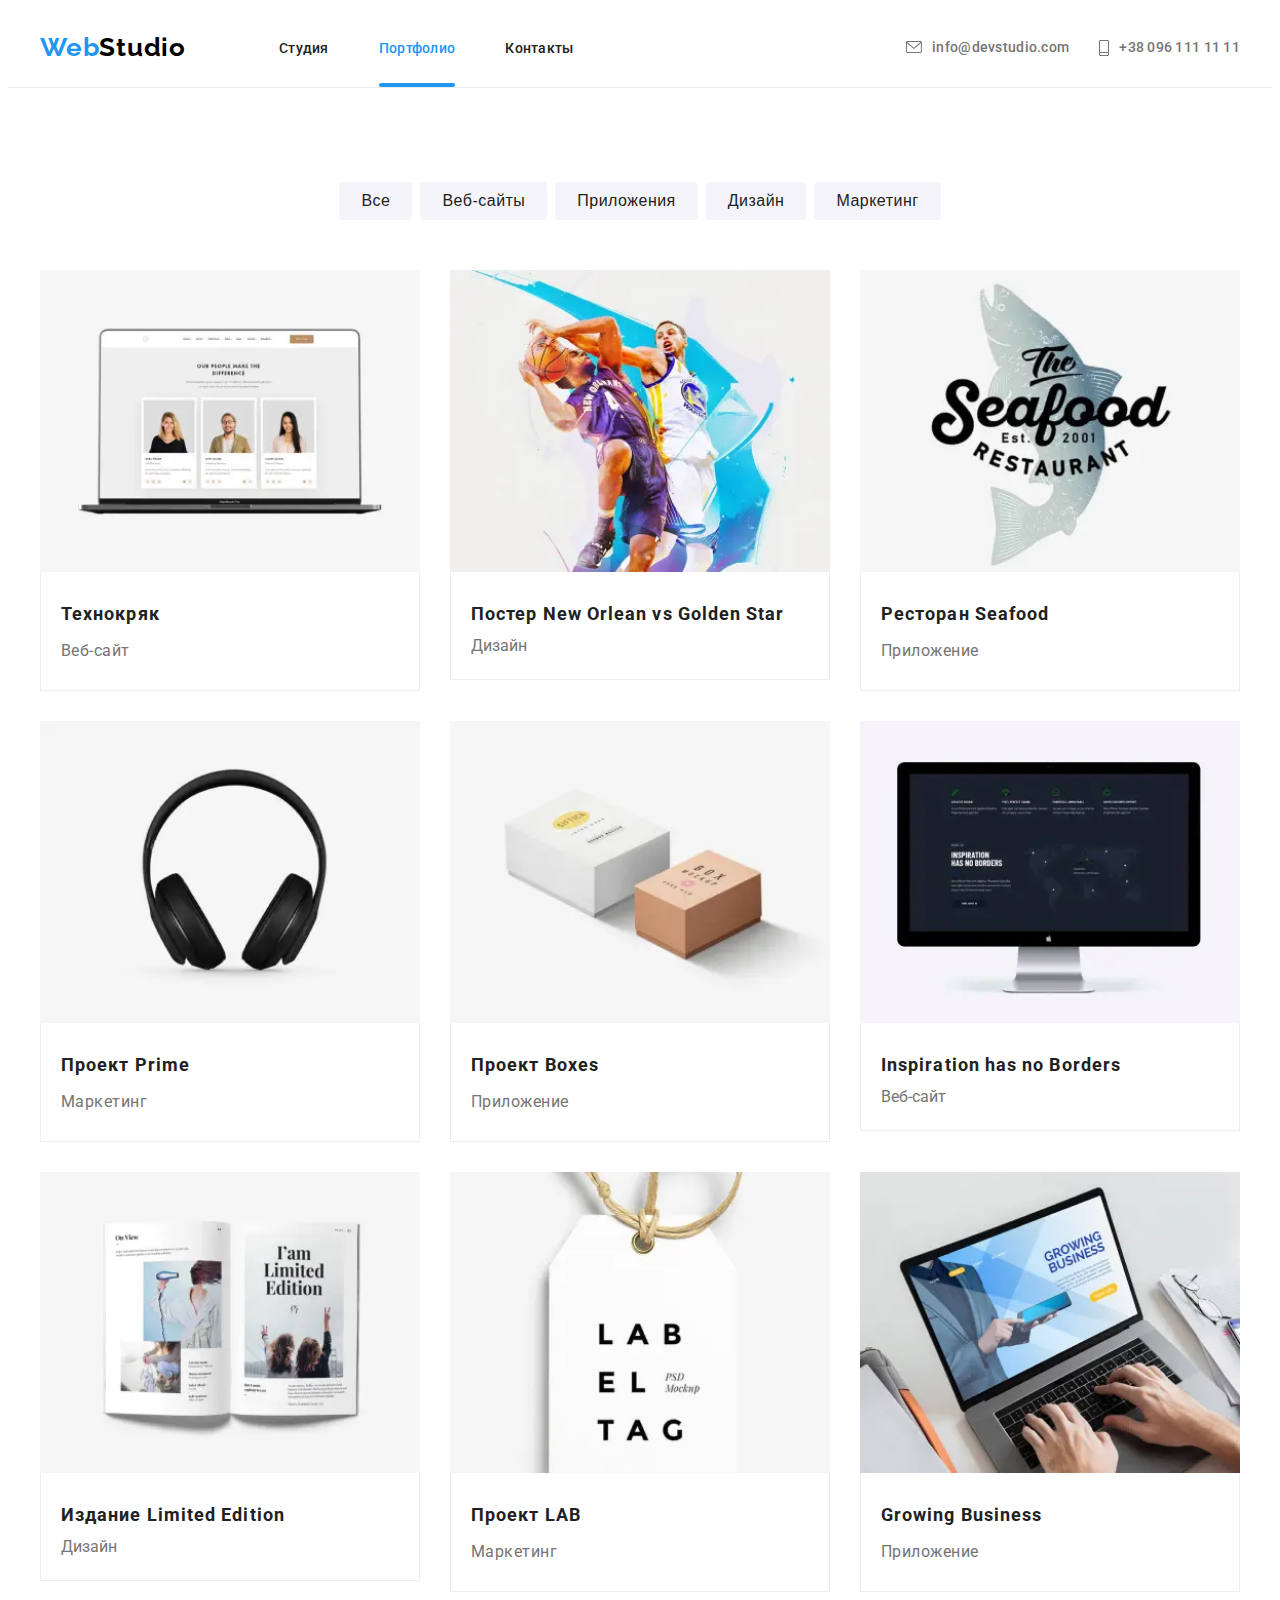
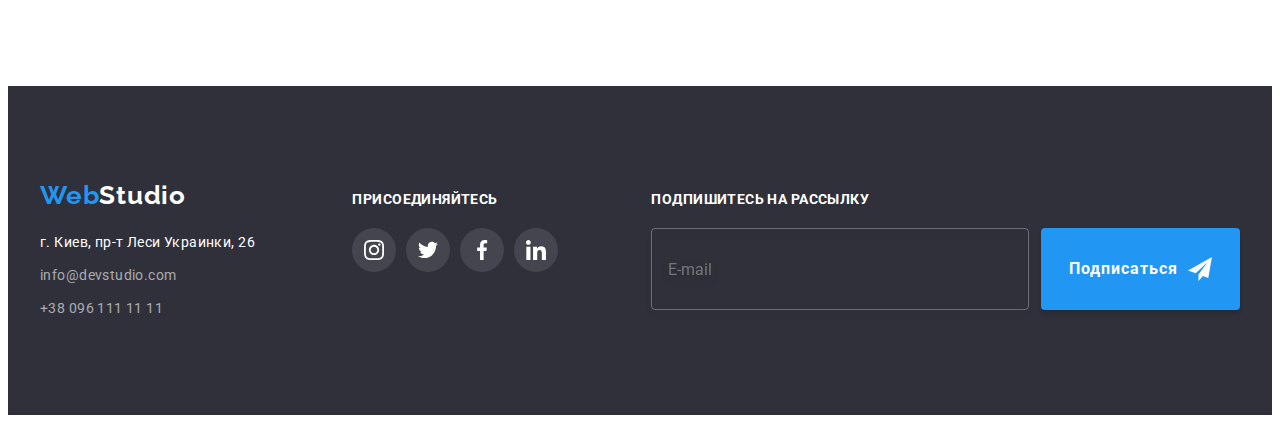
<file: portfolio.html>
<!DOCTYPE html>
<html lang="ru">
  <head>
    <meta charset="UTF-8" />
    <meta http-equiv="X-UA-Compatible" content="IE=edge" />
    <meta name="viewport" content="width=device-width, initial-scale=1.0" />
    <title>Портфолио</title>
    <link
      rel="stylesheet"
      href="https://cdnjs.cloudflare.com/ajax/libs/modern-normalize/1.1.0/modern-normalize.min.css"
      integrity="sha512-wpPYUAdjBVSE4KJnH1VR1HeZfpl1ub8YT/NKx4PuQ5NmX2tKuGu6U/JRp5y+Y8XG2tV+wKQpNHVUX03MfMFn9Q=="
      crossorigin="anonymous"
      referrerpolicy="no-referrer"
    />
    <link rel="preconnect" href="https://fonts.googleapis.com" />
    <link rel="preconnect" href="https://fonts.gstatic.com" crossorigin />
    <link
      href="https://fonts.googleapis.com/css2?family=Raleway:wght@700&family=Roboto:wght@400;500;700;900&display=swap"
      rel="stylesheet"
    />
    <link rel="stylesheet" href="./css/main.min.css">
  </head>
  <body>
  </head>
  <body>
    <header class="page-header">
      <div class="container page-header__container">
        <nav class="navigation">
        <a class="logo page-header__logo link" href="" lang="en"
          >Web<span class="logo__black">Studio</span></a
        >
        <ul class="menu list">
          <li class="menu__item">
            <a class="menu__link link" href="./index.html">Студия</a>
          </li>
          <li class="menu__item">
            <a class="menu__link link menu__link_active" href="">Портфолио</a>
          </li>
          <li class="menu__item">
            <a class="menu__link link" href="">Контакты</a>
          </li>
        </ul>
        </nav>
        <button type="button" class="mobile-menu-open-btn" data-menu-open>
           <svg class="mobile-menu-open-btn__icon" width="40" height="40">
            <use href="./images/symbol-defs.svg#burger"></use>
          </svg>
        </button>
      <ul class="contacts list">
        <li class="contacts__item">
          <a class="contacts__link link" href="mailto:info@devstudio.com"
            ><svg class="contacts__icon" width="16" height="12"><use href="./images/symbol-defs.svg#mail"></use></svg>
            info@devstudio.com
            </a
          >
        </li>
        <li class="contacts__item">
          <a class="contacts__link link" href="tel:+380961111111"
            ><svg class="contacts__icon contacts__icon_scale" width="10" height="16"><use href="./images/symbol-defs.svg#phone"></use></svg>
            +38 096 111 11 11
            </a
          >
        </li>
      </ul>
    </div>
      <div class="mobile-menu" data-menu>
        <div class="container mobile-menu__container">
          <button type="button" class="mobile-menu__close-btn" data-menu-close>
            <svg width="40" height="40" class="mobile-menu__svg">
              <use href="./images/symbol-defs.svg#close40"></use>
            </svg>
          </button>
          <ul class="mobile-menu__list list">
            <li class="mobile-menu__item">
               <a class="mobile-menu__link link" href="./index.html">
                Студия
              </a> 
            </li>
            <li class="mobile-menu__item">
               <a class="mobile-menu__link mobile-menu__link_active link" href="./portfolio.html">
                Портфолио
              </a>
            </li>
            <li class="mobile-menu__item">
              <a class="mobile-menu__link link" href="">
                Контакты
              </a>
            </li>
          </ul>
          <ul class="conacts-list">
            <li class="contacts-list__item list">
              <a class="contacts-list__tel link" href="tel:+38 0961111111">+38 096 111 11 11</a></li>
            <li class="contacts-list__item list">
              <a class="contacts-list__mail link" href="maito:info@devstudio.com">info@devstudio.com</a></li>
          </ul>
          <ul class="social-list">
            <li class="social-list__item list">
              <a class="social-list__link  link" href="">
                Instagram&nbsp;&nbsp;<span class="social-list__link_line">|</span>
              </a>
            </li>
            <li class="social-list__item list">
              <a class="social-list__link link" href="">
                Twitter&nbsp;&nbsp;<span class="social-list__link_line">|</span>
              </a>
            </li>
            <li class="social-list__item list">
              <a class="social-list__link link" href="">
                Facebook&nbsp;&nbsp;<span class="social-list__link_line">|</span>
              </a>
            </li>
            <li class="social-list__item list">
              <a class="social-list__link link" href="">
                LinkedIn
              </a>
            </li>
          </ul>
      </div>
      </div>
    </header>
    <main class="body">
      <section class="section">
        <div class="container">
          <h1 class="section__title visually-hidden">Наши работы</h1>
          <ul class="buttons list">
            <li class="buttons__item">
              <button class="buttons__content" type="button">Все</button>
            </li>
            <li class="buttons__item">
              <button class="buttons__content" type="button">Веб-сайты</button>
            </li>
            <li class="buttons__item">
              <button class="buttons__content" type="button">Приложения</button>
            </li>
            <li class="buttons__item">
              <button class="buttons__content" type="button">Дизайн</button>
            </li>
            <li class="buttons__item">
              <button class="buttons__content" type="button">Маркетинг</button>
            </li>
          </ul>
          <ul class="products-list list">
            <li class="products-list__item ">
              <a class="produkts-list__link link" href=""> 
                <div class="produkts-list__box">
                  <picture>
                    <source srcset="./images/project1-desktop.webp 1x, ./images/project1-desktop@2x.webp 2x" media="(min-width: 1200px)" type="image/webp">
                    <source srcset="./images/project1-desktop.jpg 1x, ./images/project1-desktop@2x.jpg 2x" media="(min-width: 1200px)">
                    <source srcset="./images/project1-tablet.webp 1x, ./images/project1-tablet@2x.webp 2x" media="(min-width: 768px)" type="image/webp">
                    <source srcset="./images/project1-tablet.jpg 1x, ./images/project1-tablet@2x.jpg 2x" media="(min-width: 768px)">
                    <source srcset="./images/project1-mobile.webp 1x, ./images/project1-mobile@2x.webp 2x " media="(min-width: 320px)" type="image/webp">
                    <source srcset="./images/project1-mobile.jpg 1x, ./images/project1-mobile@2x.jpg 2x " media="(min-width: 320px)">
                    <img class="product-list__pic"
                    src="./images/project1-mobile.jpg"
                    alt="ноутбук с изображением веб-сайта"
                  />
                  </picture>
                <div class="products-list__overlay">
                  <p class="products-list__description">
                    Ресурс предлагает комплексные предложения с 
                    разным уровнем функционала и сервисов. Все это позволит 
                    посетителю получить исчерпывающие сведения о компании или 
                    частном лице.
                  </p>
                </div>
                </div>
               
                <div class="products-list__box-below">
                  <h2 class="products-list__title">Технокряк</h2>
                  <p class="products-list__text">Веб-сайт</p>
                </div>
              </a>
            </li>
            <li class="products-list__item">
              <a class="produkts-list__link link" href="">
                <div class="produkts-list__box">
                  <picture>
                    <source srcset="./images/project2-desktop.webp 1x, ./images/project2-desktop@2x.webp 2x" media="(min-width: 1200px)" type="image/webp">
                    <source srcset="./images/project2-desktop.jpg 1x, ./images/project2-desktop@2x.jpg 2x" media="(min-width: 1200px)">
                    <source srcset="./images/project2-tablet.webp 1x, ./images/project2-tablet@2x.webp 2x" media="(min-width: 768px)" type="image/webp">
                    <source srcset="./images/project2-tablet.jpg 1x, ./images/project2-tablet@2x.jpg 2x" media="(min-width: 768px)">
                    <source srcset="./images/project2-mobile.webp 1x, ./images/project2-mobile@2x.webp 2x " media="(min-width: 320px)" type="image/webp">
                    <source srcset="./images/project2-mobile.jpg 1x, ./images/project2-mobile@2x.jpg 2x " media="(min-width: 320px)">
                    <img class="product-list__pic"
                    src="./images/project2-mobile.jpg"
                    alt="два баскетболиста с мячем"
                  />
                  </picture>
                  <div  class="products-list__overlay" >
                    <p  class="products-list__description">
                      Ресурс предлагает комплексные предложения с 
                    разным уровнем функционала и сервисов. Все это позволит 
                    посетителю получить исчерпывающие сведения о компании или 
                    частном лице.
                    </p>
                  </div>
                </div>
                <div class="products-list__box-below">
                  <h2 class="products-list__title">
                    Постер New Orlean vs Golden Star
                  </h2>
                  <p class="product-list-item-text">Дизайн</p>
                </div>
              </a>
            </li>
            <li class="products-list__item">
              <a class="produkts-list__link link" href="">
                <div class="produkts-list__box">
                  <picture>
                    <source srcset="./images/project3-desktop.webp 1x, ./images/project3-desktop@2x.webp 2x" media="(min-width: 1200px)" type="image/webp">
                    <source srcset="./images/project3-desktop.jpg 1x, ./images/project3-desktop@2x.jpg 2x" media="(min-width: 1200px)">
                    <source srcset="./images/project3-tablet.webp 1x, ./images/project3-tablet@2x.webp 2x" media="(min-width: 768px)" type="image/webp">
                    <source srcset="./images/project3-tablet.jpg 1x, ./images/project3-tablet@2x.jpg 2x" media="(min-width: 768px)">
                    <source srcset="./images/project3-mobile.webp 1x, ./images/project3-mobile@2x.webp 2x " media="(min-width: 320px)" type="image/webp">
                    <source srcset="./images/project3-mobile.jpg 1x, ./images/project3-mobile@2x.jpg 2x " media="(min-width: 320px)">
                    <img class="product-list__pic"
                    src="./images/project3-mobile.jpg"
                    alt="логотип ресторана Seafood"
                  />
                  </picture>
                  <div  class="products-list__overlay" >
                    <p  class="products-list__description">
                      Ресурс предлагает комплексные предложения с 
                    разным уровнем функционала и сервисов. Все это позволит 
                    посетителю получить исчерпывающие сведения о компании или 
                    частном лице.
                    </p>
                  </div>
                </div>
                <div class="products-list__box-below">
                  <h2 class="products-list__title">Ресторан Seafood</h2>
                  <p class="products-list__text">Приложение</p>
                </div>
              </a>
            </li>
            <li class="products-list__item">
              <a class="produkts-list__link link" href="">
                <div class="produkts-list__box">
                  <picture>
                    <source srcset="./images/project4-desktop.webp 1x, ./images/project4-desktop@2x.webp 2x" media="(min-width: 1200px)" type="image/webp">
                    <source srcset="./images/project4-desktop.jpg 1x, ./images/project4-desktop@2x.jpg 2x" media="(min-width: 1200px)">
                    <source srcset="./images/project4-tablet.webp 1x, ./images/project4-tablet@2x.webp 2x" media="(min-width: 768px)" type="image/webp">
                    <source srcset="./images/project4-tablet.jpg 1x, ./images/project4-tablet@2x.jpg 2x" media="(min-width: 768px)">
                    <source srcset="./images/project4-mobile.webp 1x, ./images/project4-mobile@2x.webp 2x " media="(min-width: 320px)" type="image/webp">
                    <source srcset="./images/project4-mobile.jpg 1x, ./images/project4-mobile@2x.jpg 2x " media="(min-width: 320px)">
                    <img class="product-list__pic"
                    src="./images/project4-mobile.jpg"
                    alt="наушники"
                  />
                  </picture>
                  <div  class="products-list__overlay" >
                    <p  class="products-list__description">
                      Ресурс предлагает комплексные предложения с 
                    разным уровнем функционала и сервисов. Все это позволит 
                    посетителю получить исчерпывающие сведения о компании или 
                    частном лице.
                    </p>
                  </div>
                </div>
                <div class="products-list__box-below">
                  <h2 class="products-list__title">Проект Prime</h2>
                  <p class="products-list__text">Маркетинг</p>
                </div>
              </a>
            </li>
            <li class="products-list__item">
              <a class="produkts-list__link link" href="">
                <div class="produkts-list__box">
                  <picture>
                    <source srcset="./images/project5-desktop.webp 1x, ./images/project5-desktop@2x.webp 2x" media="(min-width: 1200px)" type="image/webp">
                    <source srcset="./images/project5-desktop.jpg 1x, ./images/project5-desktop@2x.jpg 2x" media="(min-width: 1200px)">
                    <source srcset="./images/project5-tablet.webp 1x, ./images/project5-tablet@2x.webp 2x" media="(min-width: 768px)" type="image/webp">
                    <source srcset="./images/project5-tablet.jpg 1x, ./images/project5-tablet@2x.jpg 2x" media="(min-width: 768px)">
                    <source srcset="./images/project5-mobile.webp 1x, ./images/project5-mobile@2x.webp 2x " media="(min-width: 320px)" type="image/webp">
                    <source srcset="./images/project5-mobile.jpg 1x, ./images/project5-mobile@2x.jpg 2x " media="(min-width: 320px)">
                    <img class="product-list__pic"
                    src="./images/project5-mobile.jpg"
                    alt="две коробки с надписями"
                  />
                  </picture>
                  <div  class="products-list__overlay" >
                    <p  class="products-list__description">
                      Ресурс предлагает комплексные предложения с 
                    разным уровнем функционала и сервисов. Все это позволит 
                    посетителю получить исчерпывающие сведения о компании или 
                    частном лице.
                    </p>
                  </div>
                </div>
                
                <div class="products-list__box-below">
                  <h2 class="products-list__title">Проект Boxes</h2>
                  <p class="products-list__text">Приложение</p>
                </div>
              </a>
            </li>
            <li class="products-list__item">
              <a class="produkts-list__link link" href="">
                <div class="produkts-list__box">
                  <picture>
                    <source srcset="./images/project6-desktop.webp 1x, ./images/project6-desktop@2x.webp 2x" media="(min-width: 1200px)" type="image/webp">
                    <source srcset="./images/project6-desktop.jpg 1x, ./images/project6-desktop@2x.jpg 2x" media="(min-width: 1200px)">
                    <source srcset="./images/project6-tablet.webp 1x, ./images/project6-tablet@2x.webp 2x" media="(min-width: 768px)" type="image/webp">
                    <source srcset="./images/project6-tablet.jpg 1x, ./images/project6-tablet@2x.jpg 2x" media="(min-width: 768px)">
                    <source srcset="./images/project6-mobile.webp 1x, ./images/project6-mobile@2x.webp 2x " media="(min-width: 320px)" type="image/webp">
                    <source srcset="./images/project6-mobile.jpg 1x, ./images/project6-mobile@2x.jpg 2x " media="(min-width: 320px)">
                    <img class="product-list__pic"
                    src="./images/project6-mobile.jpg"
                    alt="монитор с изображением веб-сайта"
                  />
                  </picture>
                  <div  class="products-list__overlay" >
                    <p  class="products-list__description">
                      Ресурс предлагает комплексные предложения с 
                    разным уровнем функционала и сервисов. Все это позволит 
                    посетителю получить исчерпывающие сведения о компании или 
                    частном лице.
                    </p>
                  </div>
                </div>
                <div class="products-list__box-below">
                  <h2 class="products-list__title">
                    Inspiration has no Borders
                  </h2>
                  <p class="product-list-item-text">Веб-сайт</p>
                </div>
              </a>
            </li>
            <li class="products-list__item">
              <a class="produkts-list__link link" href="">
                <div class="produkts-list__box">
                  <picture>
                    <source srcset="./images/project7-desktop.webp 1x, ./images/project7-desktop@2x.webp 2x" media="(min-width: 1200px)" type="image/webp">
                    <source srcset="./images/project7-desktop.jpg 1x, ./images/project7-desktop@2x.jpg 2x" media="(min-width: 1200px)">
                    <source srcset="./images/project7-tablet.webp 1x, ./images/project7-tablet@2x.webp 2x" media="(min-width: 768px)" type="image/webp">
                    <source srcset="./images/project7-tablet.jpg 1x, ./images/project7-tablet@2x.jpg 2x" media="(min-width: 768px)">
                    <source srcset="./images/project7-mobile.webp 1x, ./images/project7-mobile@2x.webp 2x " media="(min-width: 320px)" type="image/webp">
                    <source srcset="./images/project7-mobile.jpg 1x, ./images/project7-mobile@2x.jpg 2x " media="(min-width: 320px)">
                    <img class="product-list__pic"
                    src="./images/project7-mobile.jpg"
                    alt="открытая книга"
                  />
                  </picture>
                  <div  class="products-list__overlay" >
                    <p  class="products-list__description">
                      Ресурс предлагает комплексные предложения с 
                    разным уровнем функционала и сервисов. Все это позволит 
                    посетителю получить исчерпывающие сведения о компании или 
                    частном лице.
                    </p>
                  </div>
                </div>
              
                <div class="products-list__box-below">
                  <h2 class="products-list__title">
                    Издание Limited Edition
                  </h2>
                  <p class="product-list-item-text">Дизайн</p>
                </div>
              </a>
            </li>
            <li class="products-list__item">
              <a class="produkts-list__link link" href="">
                <div class="produkts-list__box">
                  <picture>
                    <source srcset="./images/project8-desktop.webp 1x, ./images/project8-desktop@2x.webp 2x" media="(min-width: 1200px)" type="image/webp">
                    <source srcset="./images/project8-desktop.jpg 1x, ./images/project8-desktop@2x.jpg 2x" media="(min-width: 1200px)">
                    <source srcset="./images/project8-tablet.webp 1x, ./images/project8-tablet@2x.webp 2x" media="(min-width: 768px)" type="image/webp">
                    <source srcset="./images/project8-tablet.jpg 1x, ./images/project8-tablet@2x.jpg 2x" media="(min-width: 768px)">
                    <source srcset="./images/project8-mobile.webp 1x, ./images/project8-mobile@2x.webp 2x " media="(min-width: 320px)" type="image/webp">
                    <source srcset="./images/project8-mobile.jpg 1x, ./images/project8-mobile@2x.jpg 2x " media="(min-width: 320px)">
                    <img class="product-list__pic"
                    src="./images/project8-mobile.jpg"
                    alt="лейба с надпиью"
                  />
                  </picture>
                  <div  class="products-list__overlay" >
                    <p  class="products-list__description">
                      Ресурс предлагает комплексные предложения с 
                    разным уровнем функционала и сервисов. Все это позволит 
                    посетителю получить исчерпывающие сведения о компании или 
                    частном лице.
                    </p>
                  </div>
                </div>
                <div class="products-list__box-below">
                  <h2 class="products-list__title">Проект LAB</h2>
                  <p class="products-list__text">Маркетинг</p>
                </div>
              </a>
            </li>
            <li class="products-list__item">
              <a class="produkts-list__link link" href="">
                <div class="produkts-list__box">
                  <picture>
                    <source srcset="./images/project9-desktop.webp 1x, ./images/project9-desktop@2x.webp 2x" media="(min-width: 1200px)" type="image/webp">
                    <source srcset="./images/project9-desktop.jpg 1x, ./images/project9-desktop@2x.jpg 2x" media="(min-width: 1200px)">
                    <source srcset="./images/project9-tablet.webp 1x, ./images/project9-tablet@2x.webp 2x" media="(min-width: 768px)" type="image/webp">
                    <source srcset="./images/project9-tablet.jpg 1x, ./images/project9-tablet@2x.jpg 2x" media="(min-width: 768px)">
                    <source srcset="./images/project9-mobile.webp 1x, ./images/project9-mobile@2x.webp 2x " media="(min-width: 320px)" type="image/webp">
                    <source srcset="./images/project9-mobile.jpg 1x, ./images/project9-mobile@2x.jpg 2x " media="(min-width: 320px)">
                    <img class="product-list__pic"
                    src="./images/project9-mobile.jpg"
                    alt="ноутбук с изображением веб-сайта"
                  />
                  </picture>
                  <div  class="products-list__overlay" >
                    <p  class="products-list__description">
                      Ресурс предлагает комплексные предложения с 
                    разным уровнем функционала и сервисов. Все это позволит 
                    посетителю получить исчерпывающие сведения о компании или 
                    частном лице.
                    </p>
                  </div>
                </div>
                <div class="products-list__box-below">
                  <h2 class="products-list__title">Growing Business</h2>
                  <p class="products-list__text">Приложение</p>
                </div>
              </a>
            </li>
          </ul>
        </div>
      </section>
    </main>
    <footer class="footer section">
      <div class="container footer-content">
        <div class="address-content">
          <a class="logo footer__logo link" href="" lang="en"
          >Web<span class="logo__white">Studio</span></a
        >
        <address>
          <ul class="contact-list list">
            <li class="contact-list__item">
              <a class="contact-list__link contact-list__link_color_white link" href=""
                >г. Киев, пр-т Леси Украинки, 26</a
              >
            </li>
            <li class="contact-list__item">
              <a class="contact-list__link link" href="mailto:info@devstudio.com"
                >info@devstudio.com</a
              >
            </li>
            <li class="contact-list__item">
              <a class="contact-list__link link" href="tel:+380961111111"
                >+38 096 111 11 11</a
              >
            </li>
          </ul>
        </address>
      </div>
     
      <div class="join">
        <p class="join__title">присоединяйтесь</p>
        <ul class="join-list">
          <li class="join-list__item list">
            <a class="join-list__link" href="">
              <svg width="20" height="20" class="join-list__logo"><use href="./images/symbol-defs.svg#instagram"></use></svg>
            </a>
          </li>
          <li class="join-list__item list">
            <a class="join-list__link" href="">
              <svg width="20" height="20" class="join-list__logo"><use href="./images/symbol-defs.svg#twitter"></use></svg>
            </a>
          </li>
          <li class="join-list__item list">
            <a class="join-list__link" href="">
              <svg  width="20" height="20" class="join-list__logo"><use href="./images/symbol-defs.svg#facebook"></use></svg>
            </a>
          </li>
          <li class="join-list__item list">
            <a class="join-list__link" href="">
              <svg  width="20" height="20" class="join-list__logo"><use href="./images/symbol-defs.svg#linkedin"></use></svg>
            </a>
          </li>
        </ul>
      </div>
      <div class="spam">
        <p class="spam__title">Подпишитесь на рассылку</p>
        <form class="spam__form">
          <input type="email" name="user-email" placeholder="E-mail" class="spam__input">
          <button type="submit" class="spam__button">Подписаться<svg class="spam__svg" width="24" height="24"><use href="./images/symbol-defs.svg#airplane"></use></svg>
          </button>
        </form>

      </div>
      </div>
      
    </footer>
    <script src="./js/menu.js"></script>
  </body>
</html>
</file>
<file: css/main.min.css>
:root{--primary-font: "Roboto", sans-serif;--secondary-font: "Raleway";--accent-color: #2196F3;--secondary-color: #212121;--logo-color:#AFB1B8;--text-color:#757575}.visually-hidden{position:absolute;width:1px;height:1px;margin:-1px;border:0;padding:0;white-space:nowrap;clip-path:inset(100%);clip:rect(0 0 0 0);overflow:hidden}.section__title{font-weight:700;font-size:36px;line-height:1.16;text-align:center;letter-spacing:.03em;color:var(--secondary-color);margin-bottom:50px}h1,h2,h3,p{margin-top:0;margin-bottom:0}ul{margin-top:0;margin-bottom:0;padding-left:0}img{display:block;width:100%}.list{list-style:none}.link{text-decoration:none}body{font-family:var(--primary-font);color:var(--text-color)}.container{width:100%;padding-left:15px;padding-right:15px}@media screen and (min-width: 480px){.container{width:480px;margin:0 auto}}@media screen and (min-width: 768px){.container{width:768px}}@media screen and (min-width: 1200px){.container{width:1200px}}@media screen and (max-width: 1199px){.section{padding-top:60px;padding-bottom:60px}}@media screen and (min-width: 1200px){.section{padding-top:94px;padding-bottom:94px}}.mobile-menu{position:fixed;top:0;left:0;width:100%;height:100%;background-color:#fff;z-index:1;opacity:0;visibility:hidden;pointer-events:none}.mobile-menu.is-open{opacity:1;visibility:visible;pointer-events:auto;transition:opacity 250ms cubic-bezier(0.4, 0, 0.2, 1)}.mobile-menu__container{height:100%;position:relative;padding-top:48px;padding-bottom:48px;padding-left:40px;display:flex;flex-direction:column;justify-content:space-between}.mobile-menu__close-btn{position:absolute;top:16px;right:15px;border:none;background-color:rgba(0,0,0,0);padding:0;line-height:0;cursor:pointer;transition:fill 250ms cubic-bezier(0.4, 0, 0.2, 1)}.mobile-menu__close-btn:hover,.mobile-menu__close-btn:focus{fill:var(--accent-color)}.mobile-menu__list{flex-grow:1}.mobile-menu__item:not(:last-child){margin-bottom:32px}.mobile-menu__link{font-weight:500;font-size:40px;line-height:1.17;text-align:center;letter-spacing:.02em;color:var(--secondary-color)}.mobile-menu__link:hover,.mobile-menu__link:focus{color:var(--accent-color)}.mobile-menu__link_active{color:var(--accent-color)}.conacts-list{margin-bottom:64px}.contacts-list__item:not(:last-child){margin-bottom:32px}.contacts-list__tel{font-weight:500;font-size:34px;line-height:1.17;letter-spacing:.02em;color:var(--accent-color)}.contacts-list__mail{font-weight:500;font-size:24px;line-height:28px;letter-spacing:.02em;color:var(--text-color)}.social-list{display:flex}.social-list__link{font-weight:500;font-size:18px;line-height:1.22;letter-spacing:.02em;color:#2196f3}.social-list__link:not(last-cild){margin-right:10px}.social-list__link_line{color:rgba(33,33,33,.2)}@media screen and (max-width: 1199px){.logo{font-family:"Raleway";font-size:24px;font-weight:700;line-height:1.1666666667;letter-spacing:.03em;color:var(--accent-color)}}@media screen and (min-width: 1200px){.logo{font-family:"Raleway";font-size:26px;font-weight:700;line-height:1.1923076923;letter-spacing:.03em;color:var(--accent-color)}}.page-header__logo{margin-right:93px}@media screen and (max-width: 1199px){.page-header__logo{margin-right:88px}}.logo__black{color:#000}.logo__white{color:#fff}.footer__logo{display:block;margin-bottom:20px}.backdrop{position:fixed;top:0;left:0;width:100%;height:100%;background:rgba(0,0,0,.2);transition:opacity 250ms linear,visibility 250ms linear}.backdrop.is-hidden{opacity:0;visibility:hidden;pointer-events:none}.modal{padding:40px;position:absolute;top:50%;left:50%;transform:translate(-50%, -50%);background-color:#fff}.modal__close-btn{position:absolute;top:8px;right:8px;display:flex;align-items:center;justify-content:center;width:30px;height:30px;padding:0;background:#fff;border-radius:50%;border:1px solid rgba(0,0,0,.1);cursor:pointer;transition:fill 250ms cubic-bezier(0.4, 0, 0.2, 1)}.modal__close-btn:hover,.modal__close-btn:focus{fill:var(--accent-color)}@media screen and (min-width: 480px){.modal{width:450px;height:609px}}@media screen and (min-width: 1200px){.modal{width:528px;height:581px}}@media screen and (max-width: 767px){.contact-form{display:flex;flex-direction:column}.contact-form__title{display:block;margin-bottom:12px;font-size:20px;font-weight:700;line-height:1.5;text-align:center;letter-spacing:.03em;color:#212121}.contact-form__data{display:block;margin-bottom:4px;font-size:12px;font-weight:400;line-height:1.1666666667;letter-spacing:.01em;color:var(--text-color)}.contact-form__wrapper{position:relative;display:block}.contact-form__field{margin-bottom:10px}.contact-form__input{padding-left:42px;width:100%;height:40px;border:1px solid rgba(33,33,33,.2);border-radius:4px;transition:border-color 250ms cubic-bezier(0.4, 0, 0.2, 1)}.contact-form__input:focus{outline:none;border-color:var(--accent-color)}.contact-form__svg{fill:var(--secondary-color);position:absolute;top:50%;transform:translateY(-50%);left:12px;transition:fill 250ms cubic-bezier(0.4, 0, 0.2, 1)}.contact-form__input:focus+.contact-form__svg{fill:var(--accent-color)}.contack-form__textaera{display:block;width:100%;height:120px;border:1px solid rgba(33,33,33,.2);border-radius:4px;resize:none;padding:12px 16px;transition:border-color 250ms cubic-bezier(0.4, 0, 0.2, 1)}.contack-form__textaera:focus{outline:none;border-color:var(--accent-color)}.contack-form__textaera::placeholder{font-family:"Roboto";font-style:normal;font-size:12px;font-weight:400;line-height:1.1666666667;letter-spacing:.01em;color:rgba(117,117,117,.5)}.contact-form__checkbox-label{display:flex;flex-wrap:wrap;align-items:center;font-size:12px;font-weight:400;line-height:1.1666666667;margin-bottom:30px}.contact-form__checkbox-label::before{display:block;width:16px;height:15px;border:2px solid #212121;border-radius:2px;content:"";cursor:pointer;margin-right:8px}.contact-form__checkbox:checked+.contact-form__checkbox-label::before{background-image:url(../images/v.svg);background-color:var(--accent-color);background-repeat:no-repeat;background-position:center;border:var(--accent-color)}.contact-form__checkbox:focus+.contact-form__checkbox-label::before{outline:1px solid var(--accent-color)}.contact-form__link{color:var(--accent-color)}.contact-form__button{font-family:var(--primary-font);font-size:16px;font-weight:700;line-height:1.875;display:flex;align-items:center;text-align:center;letter-spacing:.06em;background-color:var(--accent-color);color:#fff;cursor:pointer;border:none;border-radius:4px;box-shadow:0px 4px 4px rgba(0,0,0,.15);padding:10px 56px;min-width:200px;margin-right:auto;margin-left:auto;transition:background-color 250ms cubic-bezier(0.4, 0, 0.2, 1)}.contact-form__button:hover,.contact-form__button:focus{border:none;background-color:#188ce8}}@media screen and (min-width: 768px)and (max-width: 1199px){.contact-form{display:flex;flex-direction:column}.contact-form__title{display:block;margin-bottom:12px;font-size:20px;font-weight:700;line-height:1.5;text-align:center;letter-spacing:.03em;color:#212121}.contact-form__data{display:block;margin-bottom:4px;font-size:12px;font-weight:400;line-height:1.1666666667;letter-spacing:.01em;color:var(--text-color)}.contact-form__wrapper{position:relative;display:block}.contact-form__field{margin-bottom:10px}.contact-form__input{padding-left:42px;width:100%;height:40px;border:1px solid rgba(33,33,33,.2);border-radius:4px;transition:border-color 250ms cubic-bezier(0.4, 0, 0.2, 1)}.contact-form__input:focus{outline:none;border-color:var(--accent-color)}.contact-form__svg{fill:var(--secondary-color);position:absolute;top:50%;transform:translateY(-50%);left:12px;transition:fill 250ms cubic-bezier(0.4, 0, 0.2, 1)}.contact-form__input:focus+.contact-form__svg{fill:var(--accent-color)}.contack-form__textaera{display:block;width:100%;height:120px;border:1px solid rgba(33,33,33,.2);border-radius:4px;resize:none;padding:12px 16px;transition:border-color 250ms cubic-bezier(0.4, 0, 0.2, 1)}.contack-form__textaera:focus{outline:none;border-color:var(--accent-color)}.contack-form__textaera::placeholder{font-family:"Roboto";font-style:normal;font-size:12px;font-weight:400;line-height:1.1666666667;letter-spacing:.01em;color:rgba(117,117,117,.5)}.contact-form__checkbox-label{display:flex;flex-wrap:wrap;align-items:center;font-size:12px;font-weight:400;line-height:1.1666666667;margin-bottom:30px}.contact-form__checkbox-label::before{display:block;width:16px;height:15px;border:2px solid #212121;border-radius:2px;content:"";cursor:pointer;margin-right:8px}.contact-form__checkbox:checked+.contact-form__checkbox-label::before{background-image:url(../images/v.svg);background-color:var(--accent-color);background-repeat:no-repeat;background-position:center;border:var(--accent-color)}.contact-form__checkbox:focus+.contact-form__checkbox-label::before{outline:1px solid var(--accent-color)}.contact-form__link{color:var(--accent-color)}.contact-form__button{font-family:var(--primary-font);font-size:16px;font-weight:700;line-height:1.875;display:flex;align-items:center;text-align:center;letter-spacing:.06em;background-color:var(--accent-color);color:#fff;cursor:pointer;border:none;border-radius:4px;box-shadow:0px 4px 4px rgba(0,0,0,.15);padding:10px 56px;min-width:200px;margin-right:auto;margin-left:auto;transition:background-color 250ms cubic-bezier(0.4, 0, 0.2, 1)}.contact-form__button:hover,.contact-form__button:focus{border:none;background-color:#188ce8}}@media screen and (min-width: 1200px){.contact-form__checkbox-label{display:flex;justify-content:center;font-size:14px;margin-bottom:30px}.contact-form__checkbox-label::before{display:block;width:16px;height:15px;border:2px solid #212121;border-radius:2px;content:"";cursor:pointer;margin-right:8px}.contact-form__checkbox:checked+.contact-form__checkbox-label::before{background-image:url(../images/v.svg);background-color:var(--accent-color);background-repeat:no-repeat;background-position:center;border:var(--accent-color)}.contact-form__checkbox:focus+.contact-form__checkbox-label::before{outline:1px solid var(--accent-color)}.contact-form__link{color:var(--accent-color)}.contact-form__button{font-family:var(--primary-font);font-size:16px;font-weight:700;line-height:1.875;display:flex;align-items:center;text-align:center;letter-spacing:.06em;background-color:var(--accent-color);color:#fff;cursor:pointer;border:none;border-radius:4px;box-shadow:0px 4px 4px rgba(0,0,0,.15);padding:10px 56px;min-width:200px;margin-right:auto;margin-left:auto;transition:background-color 250ms cubic-bezier(0.4, 0, 0.2, 1)}.contact-form__button:hover,.contact-form__button:focus{border:none;background-color:#188ce8}.contact-form{display:flex;flex-direction:column}.contact-form__title{display:block;margin-bottom:12px;font-weight:700;font-size:20px;line-height:1.15;text-align:center;letter-spacing:.03em;color:#212121}.contact-form__data{display:block;margin-bottom:4px;font-size:12px;line-height:1.16;letter-spacing:.01em;color:var(--text-color)}.contact-form__wrapper{position:relative;display:block}.contact-form__field{margin-bottom:10px}.contact-form__input{padding-left:42px;width:100%;height:40px;border:1px solid rgba(33,33,33,.2);border-radius:4px;transition:border-color 250ms cubic-bezier(0.4, 0, 0.2, 1)}.contact-form__input:focus{outline:none;border-color:var(--accent-color)}.contact-form__svg{fill:var(--secondary-color);position:absolute;top:50%;transform:translateY(-50%);left:12px;transition:fill 250ms cubic-bezier(0.4, 0, 0.2, 1)}.modal-input:focus+.contact-form__svg{fill:var(--accent-color)}.contack-form__textaera{display:block;width:100%;height:120px;border:1px solid rgba(33,33,33,.2);border-radius:4px;resize:none;padding:12px 16px;transition:border-color 250ms cubic-bezier(0.4, 0, 0.2, 1)}.contack-form__textaera:focus{outline:none;border-color:var(--accent-color)}.contack-form__textaera::placeholder{font-family:"Roboto";font-style:normal;font-size:12px;font-weight:400;line-height:1.1666666667;letter-spacing:.01em;color:rgba(117,117,117,.5)}.contact-form__checkbox-label{justify-content:center;display:flex;font-size:14px;margin-bottom:30px}.contact-form__checkbox-label::before{display:block;width:16px;height:15px;border:2px solid #212121;border-radius:2px;content:"";cursor:pointer;margin-right:8px}.contact-form__checkbox:checked+.contact-form__checkbox-label::before{background-image:url(../images/v.svg);background-color:var(--accent-color);background-repeat:no-repeat;background-position:center;border:var(--accent-color)}.contact-form__checkbox:focus+.contact-form__checkbox-label::before{outline:1px solid var(--accent-color)}.contact-form__link{color:var(--accent-color)}.contact-form__button{font-family:var(--primary-font);font-size:16px;font-weight:700;line-height:1.875;display:flex;align-items:center;text-align:center;letter-spacing:.06em;background-color:var(--accent-color);color:#fff;cursor:pointer;border:none;border-radius:4px;box-shadow:0px 4px 4px rgba(0,0,0,.15);padding:10px 56px;min-width:200px;margin-right:auto;margin-left:auto;transition:background-color 250ms cubic-bezier(0.4, 0, 0.2, 1)}.contact-form__button:hover,.contact-form__button:focus{border:none;background-color:#188ce8}}@media screen and (max-width: 767px){.menu{display:none}.contacts{display:none}.page-header{padding-top:16px;padding-bottom:16px;border-bottom:1px solid #ececec}.page-header__container{display:flex;align-items:center;justify-content:space-between}.mobile-menu-open-btn{border:none;background-color:rgba(0,0,0,0);padding:0;line-height:0;cursor:pointer;transition:fill 250ms cubic-bezier(0.4, 0, 0.2, 1)}.mobile-menu-open-btn:hover,.mobile-menu-open-btn:focus{fill:var(--accent-color)}}@media screen and (min-width: 768px)and (max-width: 1199px){.mobile-menu-open-btn{display:none}.page-header{padding-top:26px;padding-bottom:26px;border-bottom:1px solid #ececec}.page-header__container{display:flex;align-items:center}.navigation{display:flex;align-items:center}.menu{display:flex}.menu__item:not(:last-child){margin-right:50px}.menu__link{color:var(--secondary-color);font-weight:500;font-size:14px;line-height:1.14;letter-spacing:.02em;transition:color 250ms cubic-bezier(0.4, 0, 0.2, 1)}.menu__link:hover,.menu__link:focus{color:var(--accent-color)}.menu__link_active{position:relative;color:var(--accent-color)}.menu__link_active::after{content:"";display:block;position:absolute;top:50px;left:0;width:100%;height:4px;border-radius:2px;background-color:var(--accent-color)}.contacts{margin-left:auto}.contacts__item:not(:last-child){margin-bottom:10px}.contacts__link{display:flex;align-items:center;color:var(--text-color);font-size:12px;font-weight:500;line-height:1.1666666667;letter-spacing:.02em;transition:color 250ms cubic-bezier(0.4, 0, 0.2, 1)}.contacts__link:hover,.contacts__link:focus{color:var(--accent-color)}.contacts__icon{width:15px;height:10px;fill:currentColor;margin-right:10px}.contacts__icon_scale{width:10px;height:14px}}@media screen and (min-width: 1200px){.mobile-menu-open-btn{display:none}.page-header{border-bottom:1px solid #ececec}.page-header__container{display:flex;padding-top:24px;padding-bottom:24px;align-items:center}.navigation{display:flex;align-items:center}.menu,.contacts{display:flex}.menu__item:not(:last-child){margin-right:50px}.menu__link{color:var(--secondary-color);font-size:14px;font-weight:500;line-height:1.1428571429;letter-spacing:.02em;transition:color 250ms cubic-bezier(0.4, 0, 0.2, 1)}.menu__link:hover,.menu__link:focus{color:var(--accent-color)}.menu__link_active{position:relative;color:var(--accent-color)}.menu__link_active::after{content:"";display:block;position:absolute;top:266%;left:0;width:100%;height:4px;border-radius:2px;background-color:var(--accent-color)}.contacts{display:flex;margin-left:auto}.contacts__item:not(:last-child){margin-right:30px}.contacts__link{display:flex;align-items:center;color:var(--text-color);font-weight:500;font-size:14px;line-height:1.14;letter-spacing:.02em;transition:color 250ms cubic-bezier(0.4, 0, 0.2, 1)}.contacts__link:hover,.contacts__link:focus{color:var(--accent-color)}.contacts__icon{fill:currentColor;margin-right:10px}}@media screen and (max-width: 767px){.hero{width:100%;padding-top:118px;padding-bottom:118px;margin-left:auto;margin-right:auto;background-size:cover;background-color:#c4c4c4;background-image:linear-gradient(rgba(47, 48, 58, 0.4), rgba(47, 48, 58, 0.4)),url(../images/hero-bg-mobile.jpg);background-position:center;background-repeat:no-repeat}}@media screen and (max-width: 767px)and (min-device-pixel-ratio: 2),screen and (max-width: 767px)and (min-resolution: 192dpi),screen and (max-width: 767px)and (min-resolution: 2dppx){.hero{background-image:linear-gradient(rgba(47, 48, 58, 0.4), rgba(47, 48, 58, 0.4)),url(../images/hero-bg-mobile@2x.jpg)}}@media screen and (max-width: 767px){.hero__title{max-width:360px;font-size:26px;font-weight:900;line-height:1.6153846154;text-align:center;letter-spacing:.06em;text-transform:uppercase;color:#fff;margin-bottom:30px;margin-left:auto;margin-right:auto}}@media screen and (max-width: 767px){.hero__button{font-family:var(--primary-font);font-weight:700;font-size:16px;line-height:1.87;display:flex;align-items:center;text-align:center;letter-spacing:.06em;background-color:var(--accent-color);color:#fff;cursor:pointer;border:none;border-radius:4px;box-shadow:0px 4px 4px rgba(0,0,0,.15);padding:10px 32px;min-width:200px;margin-right:auto;margin-left:auto;transition:background-color 250ms cubic-bezier(0.4, 0, 0.2, 1)}.hero__button:hover,.hero__button:focus{border:none;background-color:#188ce8}}@media screen and (min-width: 768px)and (max-width: 1199px){.hero{width:100%;padding-top:118px;padding-bottom:118px;margin-left:auto;margin-right:auto;background-size:cover;background-color:#c4c4c4;background-image:linear-gradient(rgba(47, 48, 58, 0.4), rgba(47, 48, 58, 0.4)),url(../images/hero-bg-tablet.jpg);background-position:center;background-repeat:no-repeat}}@media screen and (min-width: 768px)and (max-width: 1199px)and (min-device-pixel-ratio: 2),screen and (min-width: 768px)and (max-width: 1199px)and (min-resolution: 192dpi),screen and (min-width: 768px)and (max-width: 1199px)and (min-resolution: 2dppx){.hero{background-image:linear-gradient(rgba(47, 48, 58, 0.4), rgba(47, 48, 58, 0.4)),url(../images/hero-bg-tablet@2x.jpg)}}@media screen and (min-width: 768px)and (max-width: 1199px){.hero__title{max-width:360px;font-size:26px;font-weight:900;line-height:1.6153846154;text-align:center;letter-spacing:.06em;text-transform:uppercase;color:#fff;margin-bottom:30px;margin-left:auto;margin-right:auto}}@media screen and (min-width: 768px)and (max-width: 1199px){.hero__button{font-family:var(--primary-font);font-weight:700;font-size:16px;line-height:1.87;display:flex;align-items:center;text-align:center;letter-spacing:.06em;background-color:var(--accent-color);color:#fff;cursor:pointer;border:none;border-radius:4px;box-shadow:0px 4px 4px rgba(0,0,0,.15);padding:10px 32px;min-width:200px;margin-right:auto;margin-left:auto;transition:background-color 250ms cubic-bezier(0.4, 0, 0.2, 1)}.hero__button:hover,.hero__button:focus{border:none;background-color:#188ce8}}@media screen and (min-width: 1200px){.hero{padding-top:200px;padding-bottom:200px;margin-left:auto;margin-right:auto;background-size:cover;max-width:1600px;background-color:#c4c4c4;background-image:linear-gradient(rgba(47, 48, 58, 0.4), rgba(47, 48, 58, 0.4)),url(../../images/hero-bg-desktop.webp);background-position:center;background-repeat:no-repeat}.hero__title{font-weight:900;font-size:44px;line-height:1.36;text-align:center;letter-spacing:.06em;text-transform:uppercase;color:#fff;width:696px;margin-bottom:30px;margin-left:auto;margin-right:auto}.hero__button{font-family:var(--primary-font);font-weight:700;font-size:16px;line-height:1.87;display:flex;align-items:center;text-align:center;letter-spacing:.06em;background-color:var(--accent-color);color:#fff;cursor:pointer;border:none;border-radius:4px;box-shadow:0px 4px 4px rgba(0,0,0,.15);padding:10px 32px;min-width:200px;margin-right:auto;margin-left:auto;transition:background-color 250ms cubic-bezier(0.4, 0, 0.2, 1)}.hero__button:hover,.hero__button:focus{border:none;background-color:#188ce8}}@media screen and (max-width: 767px){.benefits-list__item:not(:last-child){margin-bottom:30px}.benefist-list__box{display:flex;align-items:center;justify-content:center;width:100%;height:120px;background-color:#f5f4fa;border-radius:4px;margin-bottom:30px}.benefits-list__title{font-size:14px;font-weight:700;line-height:1.1428571429;letter-spacing:.03em;text-align:center;text-transform:uppercase;color:var(--secondary-color);margin-bottom:10px}.benefits-list__text{font-size:14px;font-weight:400;line-height:1.7142857143;letter-spacing:.03em}}@media screen and (min-width: 768px)and (max-width: 1199px){.benefits-list{display:flex;flex-wrap:wrap;margin-right:-30px;margin-bottom:-30px}.benefits-list__item{width:calc((100% - 60px)/2);margin-right:30px;margin-bottom:30px}.benefist-list__box{display:flex;align-items:center;justify-content:center;width:354px;height:120px;background-color:#f5f4fa;border-radius:4px;margin-bottom:30px}.benefits-list__title{font-weight:700;font-size:14px;line-height:1.14;letter-spacing:.03em;text-transform:uppercase;color:var(--secondary-color);margin-bottom:10px}.benefits-list__text{font-size:14px;line-height:1.71;letter-spacing:.03em}}@media screen and (min-width: 1200px){.benefits-list{display:flex;margin-left:-30px;margin-top:-30px}.benefits-list__item{width:270px;margin-left:30px;margin-top:30px;flex-basis:calc((100% - 120px)/4)}.benefist-list__box{display:flex;align-items:center;justify-content:center;width:270px;height:120px;background-color:#f5f4fa;border-radius:4px;margin-bottom:30px}.benefits-list__title{font-weight:700;font-size:14px;line-height:1.14;letter-spacing:.03em;text-transform:uppercase;color:var(--secondary-color);margin-bottom:10px}.benefits-list__text{font-size:14px;line-height:1.71;letter-spacing:.03em}}@media screen and (max-width: 1199px){.section_no-padding-top{display:none}}@media screen and (min-width: 1200px){.section_no-padding-top{padding-top:0}.work-list{position:relative;display:flex;flex-wrap:wrap;margin-left:-30px;margin-top:-30px}.work-list__item{position:relative;width:370px;margin-left:30px;margin-top:30px;flex-basis:calc((100% - 90px)/3)}.work-list__over-container{display:flex;align-items:center;justify-content:center;width:100%;height:70px;position:absolute;bottom:0;background-color:rgba(47,48,58,.8)}.work-list__over-text{font-weight:700;font-size:14px;line-height:1.14;letter-spacing:.03em;text-transform:uppercase;color:#fff}}@media screen and (max-width: 767px){.section_another-bg{background-color:#f5f4fa}.team-list__item{box-shadow:0px 1px 3px rgba(0,0,0,.12),0px 1px 1px rgba(0,0,0,.14),0px 2px 1px rgba(0,0,0,.2);border-radius:0px 0px 4px 4px}.team-list__item:not(:last-child){margin-bottom:30px}.team-list__content{padding-top:30px;padding-bottom:24px;background-color:#fff;border-radius:0px 0px 4px 4px}.team-list__title{font-size:16px;font-weight:500;line-height:1.1875;letter-spacing:.03em;color:var(--secondary-color);text-align:center;margin-bottom:10px}.team-list__text{font-size:16px;font-weight:400;line-height:1.1875;letter-spacing:.03em;text-align:center}.socials{margin-top:16px;display:flex;justify-content:center}.socials__item:not(last-child){margin-right:10px}.socials__link{display:flex;justify-content:center;align-items:center;width:44px;height:44px;border-radius:50%;background-color:#fff;transition:background-color 250ms cubic-bezier(0.4, 0, 0.2, 1)}.socials__link:hover,.socials__link:focus{background-color:var(--accent-color)}.socials__svg{fill:#afb1b8;transition:fill 250ms cubic-bezier(0.4, 0, 0.2, 1)}.socials__link:hover .socials__svg,.socials__link:focus .socials__svg{fill:#fff}}@media screen and (min-width: 768px)and (max-width: 1199px){.section_another-bg{background-color:#f5f4fa}.team-list{display:flex;flex-wrap:wrap;margin-left:-30px;margin-top:-30px}.team-list__item{margin-left:30px;margin-top:30px;width:354px;box-shadow:0px 1px 3px rgba(0,0,0,.12),0px 1px 1px rgba(0,0,0,.14),0px 2px 1px rgba(0,0,0,.2);border-radius:0px 0px 4px 4px}.team-list__content{padding-top:30px;padding-bottom:24px;background-color:#fff;border-radius:0px 0px 4px 4px}.team-list__title{font-size:16px;font-weight:500;line-height:1.1875;letter-spacing:.03em;color:var(--secondary-color);text-align:center;margin-bottom:10px}.team-list__text{font-size:16px;font-weight:400;line-height:1.1875;letter-spacing:.03em;text-align:center}.socials{margin-top:16px;display:flex;justify-content:center}.socials__item:not(last-child){margin-right:10px}.socials__link{display:flex;justify-content:center;align-items:center;width:44px;height:44px;border-radius:50%;background-color:#fff;transition:background-color 250ms cubic-bezier(0.4, 0, 0.2, 1)}.socials__link:hover,.socials__link:focus{background-color:var(--accent-color)}.socials__svg{fill:#afb1b8;transition:fill 250ms cubic-bezier(0.4, 0, 0.2, 1)}.socials__link:hover .socials__svg,.socials__link:focus .socials__svg{fill:#fff}}@media screen and (min-width: 1200px){.section_another-bg{background-color:#f5f4fa}.team-list{display:flex;margin-left:-30px;margin-top:-30px}.team-list__item{margin-left:30px;margin-top:30px;flex-basis:calc((100% - 90px)/3);box-shadow:0px 1px 3px rgba(0,0,0,.12),0px 1px 1px rgba(0,0,0,.14),0px 2px 1px rgba(0,0,0,.2);border-radius:0px 0px 4px 4px}.team-list__content{padding-top:30px;padding-bottom:30px;background-color:#fff;border-radius:0px 0px 4px 4px}.team-list__title{font-weight:500;font-size:16px;line-height:1.18;letter-spacing:.03em;color:var(--secondary-color);text-align:center;margin-bottom:10px}.team-list__text{font-size:16px;line-height:1.18;letter-spacing:.03em;text-align:center}.socials{margin-top:16px;display:flex;justify-content:center}.socials__item:not(last-child){margin-right:10px}.socials__link{display:flex;justify-content:center;align-items:center;width:44px;height:44px;border-radius:50%;background-color:#fff;transition:background-color 250ms cubic-bezier(0.4, 0, 0.2, 1)}.socials__link:hover,.socials__link:focus{background-color:var(--accent-color)}.socials__svg{fill:#afb1b8;transition:fill 250ms cubic-bezier(0.4, 0, 0.2, 1)}.socials__link:hover .socials__svg,.socials__link:focus .socials__svg{fill:#fff}}@media screen and (max-width: 767px){.client-list{display:flex;flex-wrap:wrap;margin-right:-30px;margin-bottom:-30px}.client-list__item{margin-right:30px;margin-bottom:30px;width:calc((100% - 60px)/2)}.client-list__link{display:flex;align-items:center;justify-content:center;border:1px solid #afb1b8;border-radius:4px;height:92px;transition:border 250ms cubic-bezier(0.4, 0, 0.2, 1)}.client-list__link:hover,.client-list__link:focus{border:1px solid var(--accent-color)}.client-list__svg{fill:var(--logo-color);transition:fill 250ms cubic-bezier(0.4, 0, 0.2, 1)}.client-list__link:hover .client-list__svg,.client-list__link:focus .client-list__svg{fill:var(--accent-color)}}@media screen and (min-width: 768px)and (max-width: 1199px){.client-list{display:flex;flex-wrap:wrap;margin-right:-30px;margin-bottom:-30px}.client-list__item{margin-right:30px;margin-bottom:30px;width:calc((100% - 90px)/3)}.client-list__link{display:flex;align-items:center;justify-content:center;border:1px solid #afb1b8;border-radius:4px;width:226px;height:92px;transition:border 250ms cubic-bezier(0.4, 0, 0.2, 1)}.client-list__link:hover,.client-list__link:focus{border:1px solid var(--accent-color)}.client-list__svg{fill:var(--logo-color);transition:fill 250ms cubic-bezier(0.4, 0, 0.2, 1)}.client-list__link:hover .client-list__svg,.client-list__link:focus .client-list__svg{fill:var(--accent-color)}}@media screen and (min-width: 1200px){.client-list{display:flex}.client-list__item:not(:last-child){margin-right:30px}.client-list__link{display:flex;align-items:center;justify-content:center;border:1px solid #afb1b8;border-radius:4px;width:170px;height:92px;transition:border 250ms cubic-bezier(0.4, 0, 0.2, 1)}.client-list__link:hover,.client-list__link:focus{border:1px solid var(--accent-color)}.client-list__svg{fill:var(--logo-color);transition:fill 250ms cubic-bezier(0.4, 0, 0.2, 1)}.client-list__link:hover .client-list__svg,.client-list__link:focus .client-list__svg{fill:var(--accent-color)}}@media screen and (max-width: 767px){.buttons{display:flex;flex-wrap:wrap;margin-bottom:40px}.buttons__item:not(:last-child){margin-right:8px;margin-bottom:15px}.buttons__content{font-size:16px;font-weight:500;line-height:1.625;text-align:center;letter-spacing:.03em;color:var(--secondary-color);background-color:#f5f4fa;cursor:pointer;border:none;border-radius:4px;min-width:73px;padding:6px 22px;transition:color 250ms cubic-bezier(0.4, 0, 0.2, 1),box-shadow 250ms cubic-bezier(0.4, 0, 0.2, 1),background-color 250ms cubic-bezier(0.4, 0, 0.2, 1)}.buttons__content:hover,.buttons__content:focus{background-color:var(--accent-color);color:#fff;box-shadow:0px 3px 1px rgba(0,0,0,.1),0px 1px 2px rgba(0,0,0,.08),0px 2px 2px rgba(0,0,0,.12)}}@media screen and (min-width: 768px){.buttons{display:flex;justify-content:center;margin-bottom:50px}.buttons__item:not(:last-child){margin-right:8px}.buttons__content{font-weight:500;font-size:16px;line-height:1.62;text-align:center;letter-spacing:.03em;color:var(--secondary-color);background-color:#f5f4fa;cursor:pointer;border:none;border-radius:4px;min-width:73px;padding:6px 22px;transition:color 250ms cubic-bezier(0.4, 0, 0.2, 1),box-shadow 250ms cubic-bezier(0.4, 0, 0.2, 1),background-color 250ms cubic-bezier(0.4, 0, 0.2, 1)}.buttons__content:hover,.buttons__content:focus{background-color:var(--accent-color);color:#fff;box-shadow:0px 3px 1px rgba(0,0,0,.1),0px 1px 2px rgba(0,0,0,.08),0px 2px 2px rgba(0,0,0,.12)}}@media screen and (max-width: 767px){.products-list__item{margin-bottom:30px}.produkts-list__link{display:block;color:inherit;transition:box-shadow 250ms cubic-bezier(0.4, 0, 0.2, 1)}.produkts-list__link:hover,.produkts-list__link:focus{box-shadow:0px 1px 1px rgba(0,0,0,.12),0px 4px 4px rgba(0,0,0,.06),1px 4px 6px rgba(0,0,0,.16)}.produkts-list__box{overflow:hidden;position:relative}.products-list__overlay{position:absolute;top:0;left:0;width:100%;height:100%;background-color:rgba(33,150,243,.9);transform:translateY(101%);transition:transform 250ms cubic-bezier(0.4, 0, 0.2, 1)}.produkts-list__link:hover .products-list__overlay,.produkts-list__link:focus .products-list__overlay{transform:translateY(0)}.products-list__description{font-size:18px;font-weight:400;line-height:1.5555555556;letter-spacing:.03em;color:#fff;padding:63px 24px}.products-list__box-below{padding:24px 20px;border-left:1px solid #eee;border-right:1px solid #eee;border-bottom:1px solid #eee}.products-list__title{margin-bottom:4px;font-size:18px;font-weight:700;line-height:2;letter-spacing:.06em;color:var(--secondary-color)}.products-list__text{font-size:16px;font-weight:400;line-height:1.875;letter-spacing:.03em}}@media screen and (min-width: 768px)and (max-width: 1199px){.products-list{display:flex;flex-wrap:wrap;margin-right:-30px;margin-bottom:-30px}.products-list__item{margin-right:30px;margin-bottom:30px;flex-basis:calc((100% - 60px)/2)}.produkts-list__link{display:flex;flex-direction:column;height:100%;color:inherit;transition:box-shadow 250ms cubic-bezier(0.4, 0, 0.2, 1)}.produkts-list__link:hover,.produkts-list__link:focus{box-shadow:0px 1px 1px rgba(0,0,0,.12),0px 4px 4px rgba(0,0,0,.06),1px 4px 6px rgba(0,0,0,.16)}.produkts-list__box{overflow:hidden;position:relative;flex-grow:1}.products-list__overlay{position:absolute;top:0;left:0;width:100%;height:100%;background-color:rgba(33,150,243,.9);transform:translateY(101%);transition:transform 250ms cubic-bezier(0.4, 0, 0.2, 1)}.produkts-list__link:hover .products-list__overlay,.produkts-list__link:focus .products-list__overlay{transform:translateY(0)}.products-list__description{font-size:18px;line-height:1.55;letter-spacing:.03em;color:#fff;padding:63px 24px}.products-list__box-below{padding:24px 20px;border-left:1px solid #eee;border-right:1px solid #eee;border-bottom:1px solid #eee}.products-list__title{margin-bottom:4px;font-size:18px;font-weight:700;line-height:2;letter-spacing:.06em;color:var(--secondary-color)}.products-list__text{font-size:16px;font-weight:400;line-height:1.875;letter-spacing:.03em}}@media screen and (min-width: 1200px){.products-list{display:flex;flex-wrap:wrap;margin-top:-30px;margin-left:-30px}.products-list__item{margin-top:30px;margin-left:30px;flex-basis:calc((100% - 90px)/3)}.produkts-list__link{display:block;color:inherit;transition:box-shadow 250ms cubic-bezier(0.4, 0, 0.2, 1)}.produkts-list__link:hover,.produkts-list__link:focus{box-shadow:0px 1px 1px rgba(0,0,0,.12),0px 4px 4px rgba(0,0,0,.06),1px 4px 6px rgba(0,0,0,.16)}.produkts-list__box{overflow:hidden;position:relative}.products-list__overlay{position:absolute;top:0;left:0;width:100%;height:100%;background-color:rgba(33,150,243,.9);transform:translateY(101%);transition:transform 250ms cubic-bezier(0.4, 0, 0.2, 1)}.produkts-list__link:hover .products-list__overlay,.produkts-list__link:focus .products-list__overlay{transform:translateY(0)}.products-list__description{font-size:18px;line-height:1.55;letter-spacing:.03em;color:#fff;padding:63px 24px}.products-list__box-below{padding:24px 20px;border-left:1px solid #eee;border-right:1px solid #eee;border-bottom:1px solid #eee}.products-list__title{margin-bottom:4px;font-weight:700;font-size:18px;line-height:2;letter-spacing:.06em;color:var(--secondary-color)}.products-list__text{font-size:16px;line-height:1.87;letter-spacing:.03em}}.footer{background-color:#2f303a}@media screen and (min-width: 768px)and (max-width: 1199px){.footer-content{display:flex;flex-wrap:wrap;justify-content:space-between;align-items:baseline}}@media screen and (min-width: 1200px){.footer-content{display:flex;align-items:baseline}}@media screen and (max-width: 767px){.address-content{text-align:center;margin-bottom:60px}.contact-list__link{font-style:normal;font-size:14px;font-weight:400;line-height:1.7142857143;letter-spacing:.03em;color:rgba(255,255,255,.6);transition:color 250ms cubic-bezier(0.4, 0, 0.2, 1)}.contact-list__link:hover,.contact-list__link:focus{color:var(--accent-color)}.contact-list__item:not(:last-child){margin-bottom:8px}.contact-list__link_color_white{color:#fff}}@media screen and (min-width: 768px)and (max-width: 1199px){.address-content{text-align:center}.contact-list__link{font-style:normal;font-size:14px;font-weight:400;line-height:1.7142857143;letter-spacing:.03em;color:rgba(255,255,255,.6);transition:color 250ms cubic-bezier(0.4, 0, 0.2, 1)}.contact-list__link:hover,.contact-list__link:focus{color:var(--accent-color)}.contact-list__item:not(:last-child){margin-bottom:8px}.contact-list__link_color_white{color:#fff}}@media screen and (min-width: 1200px){.address-content{flex-grow:1;margin-right:70px}.contact-list__link{font-style:normal;font-size:14px;line-height:1.71;letter-spacing:.03em;color:rgba(255,255,255,.6);transition:color 250ms cubic-bezier(0.4, 0, 0.2, 1)}.contact-list__link:hover,.contact-list__link:focus{color:var(--accent-color)}.contact-list__item:not(:last-child){margin-bottom:9px}.contact-list__link_color_white{color:#fff}}@media screen and (max-width: 767px){.join{margin-bottom:60px}.join__title{font-size:14px;font-weight:700;line-height:1.1428571429;letter-spacing:.03em;text-transform:uppercase;text-align:center;color:#fff;margin-bottom:20px}.join-list{display:flex;justify-content:center}.join-list__item:not(:last-child){margin-right:10px}.join-list__link{display:flex;align-items:center;justify-content:center;width:44px;height:44px;border-radius:50%;background-color:rgba(255,255,255,.1);transition:background-color 250ms cubic-bezier(0.4, 0, 0.2, 1)}.join-list__link:hover,.join-list__link:focus{background-color:var(--accent-color)}.join-list__logo{fill:#fff;transition:fill 250ms cubic-bezier(0.4, 0, 0.2, 1)}}@media screen and (min-width: 768px)and (max-width: 1199px){.join__title{font-size:14px;font-weight:700;line-height:1.1428571429;letter-spacing:.03em;text-transform:uppercase;text-align:center;color:#fff;margin-bottom:20px}.join-list{display:flex;justify-content:center}.join-list__item:not(:last-child){margin-right:10px}.join-list__link{display:flex;align-items:center;justify-content:center;width:44px;height:44px;border-radius:50%;background-color:rgba(255,255,255,.1);transition:background-color 250ms cubic-bezier(0.4, 0, 0.2, 1)}.join-list__link:hover,.join-list__link:focus{background-color:var(--accent-color)}.join-list__logo{fill:#fff;transition:fill 250ms cubic-bezier(0.4, 0, 0.2, 1)}}@media screen and (min-width: 1200px){.join{margin-right:93px}.join__title{font-weight:700;font-size:14px;line-height:1.14;letter-spacing:.03em;text-transform:uppercase;color:#fff;margin-bottom:20px}.join-list{display:flex}.join-list__item:not(:last-child){margin-right:10px}.join-list__link{display:flex;align-items:center;justify-content:center;width:44px;height:44px;border-radius:50%;background-color:rgba(255,255,255,.1);transition:background-color 250ms cubic-bezier(0.4, 0, 0.2, 1)}.join-list__link:hover,.join-list__link:focus{background-color:var(--accent-color)}.join-list__logo{fill:#fff;transition:fill 250ms cubic-bezier(0.4, 0, 0.2, 1)}}@media screen and (max-width: 1199px){.spam__title{font-size:14px;font-weight:700;line-height:1.1428571429;letter-spacing:.03em;text-transform:uppercase;color:#fff;margin-bottom:20px;text-align:center}.spam__form{display:flex;flex-direction:column}.spam__input{font-family:inherit;font-size:inherit;color:#fff;padding-left:16px;padding-top:15px;padding-bottom:15px;margin-bottom:20px;max-width:450px;height:50px;background-color:rgba(0,0,0,0);border:1px solid rgba(255,255,255,.3);filter:drop-shadow(0px 4px 4px rgba(0, 0, 0, 0.15));border-radius:4px}.spam__button{margin-left:auto;margin-right:auto;display:flex;text-align:center;align-items:center;width:200px;padding:10px 28px;font-family:var(--primary-font);font-size:16px;font-weight:700;line-height:1.875;letter-spacing:.06em;color:#fff;background-color:var(--accent-color);box-shadow:0px 4px 4px rgba(0,0,0,.15);border-radius:4px;cursor:pointer;border:none;transition:background-color 250ms cubic-bezier(0.4, 0, 0.2, 1)}.spam__button:hover,.spam__button:focus{border:none;background-color:#188ce8}.spam__svg{margin-left:10px;fill:#fff}}@media screen and (min-width: 768px)and (max-width: 1199px){.spam{display:block;margin-top:60px;margin-left:auto;margin-right:auto}.spam__input{width:450px}}@media screen and (min-width: 1200px){.spam__title{font-weight:700;font-size:14px;line-height:1.14;letter-spacing:.03em;text-transform:uppercase;color:#fff;margin-bottom:20px}.spam__form{display:flex}.spam__input{font-family:inherit;font-size:inherit;color:#fff;margin-left:auto;padding-left:16px;padding-top:15px;padding-bottom:15px;margin-right:12px;width:358px;height:50px;background-color:rgba(0,0,0,0);border:1px solid rgba(255,255,255,.3);filter:drop-shadow(0px 4px 4px rgba(0, 0, 0, 0.15));border-radius:4px}.spam__button{display:flex;text-align:center;align-items:center;padding:10px 28px;font-family:var(--primary-font);font-weight:700;font-size:16px;line-height:1.87;letter-spacing:.06em;color:#fff;background-color:var(--accent-color);box-shadow:0px 4px 4px rgba(0,0,0,.15);border-radius:4px;cursor:pointer;border:none;transition:background-color 250ms cubic-bezier(0.4, 0, 0.2, 1)}.spam__button:hover,.spam__button:focus{border:none;background-color:#188ce8}.spam__svg{margin-left:10px;fill:#fff}}/*# sourceMappingURL=main.min.css.map */
</file>
